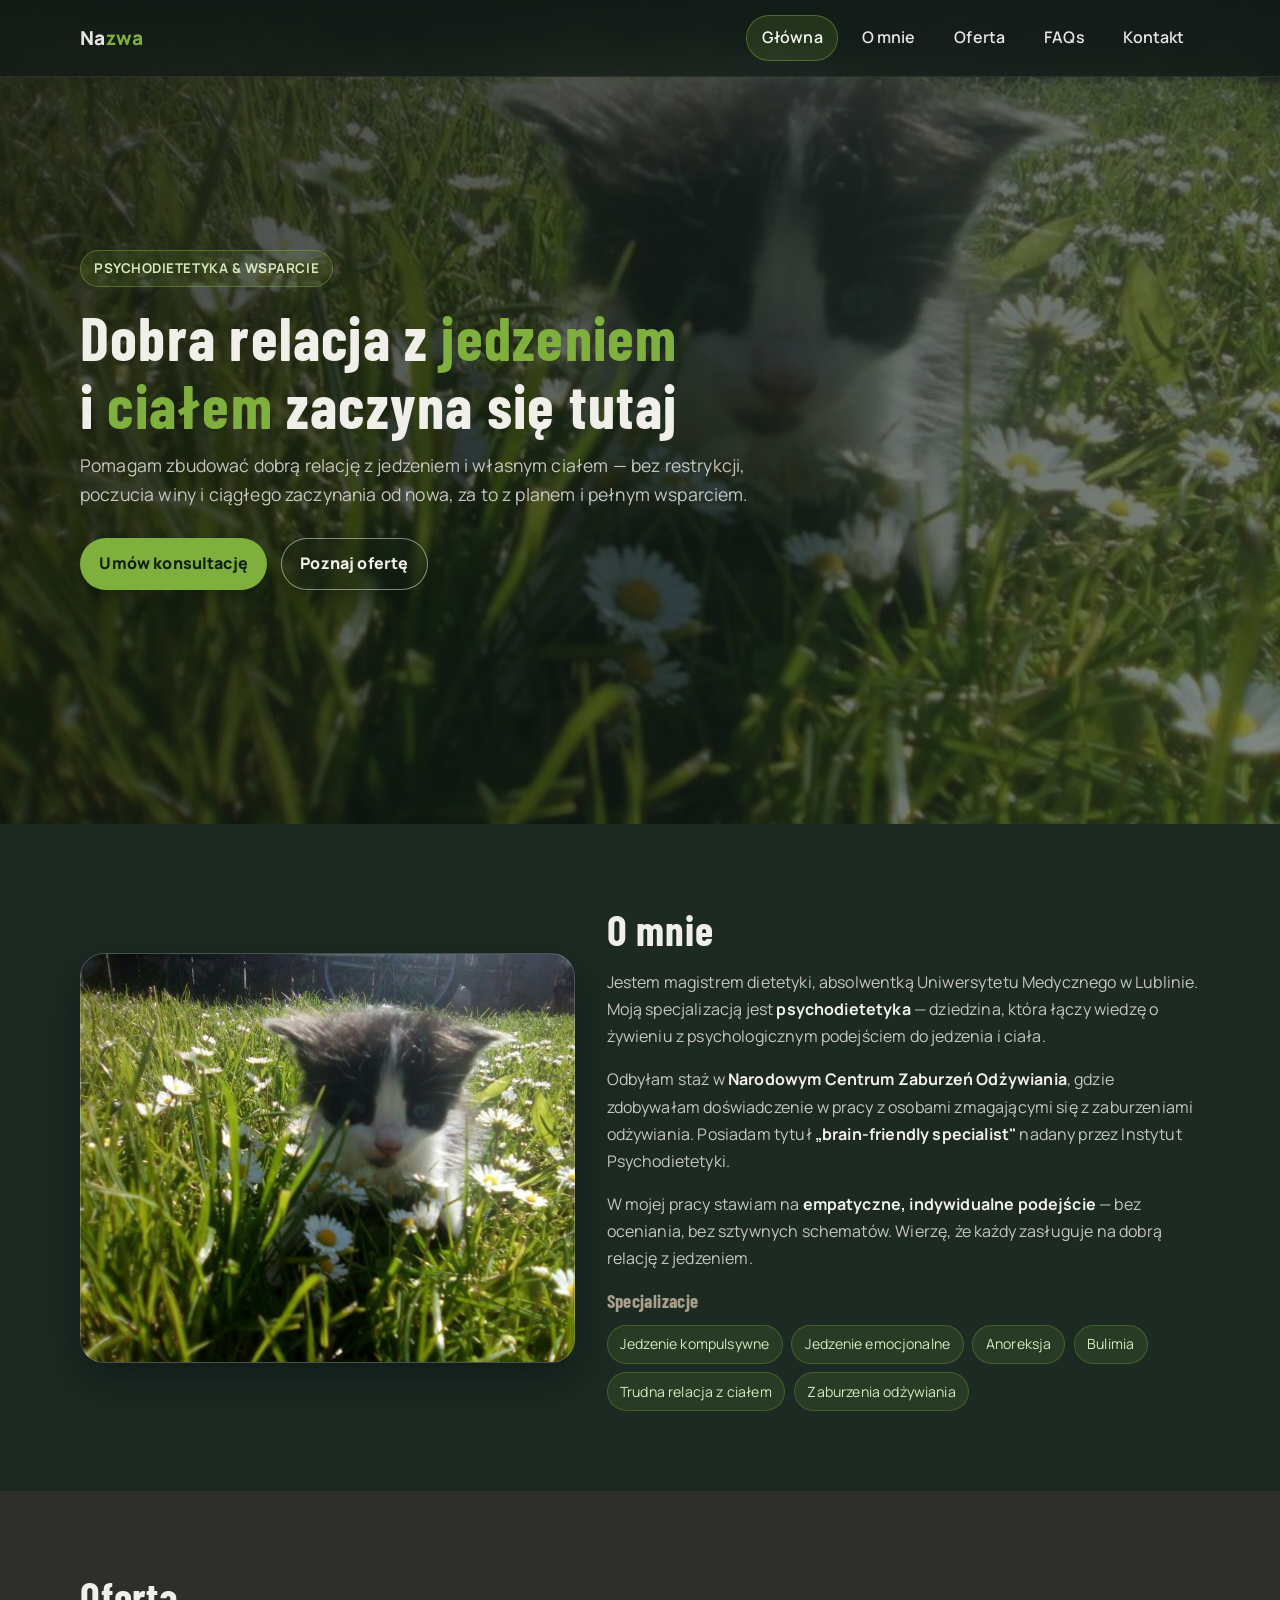
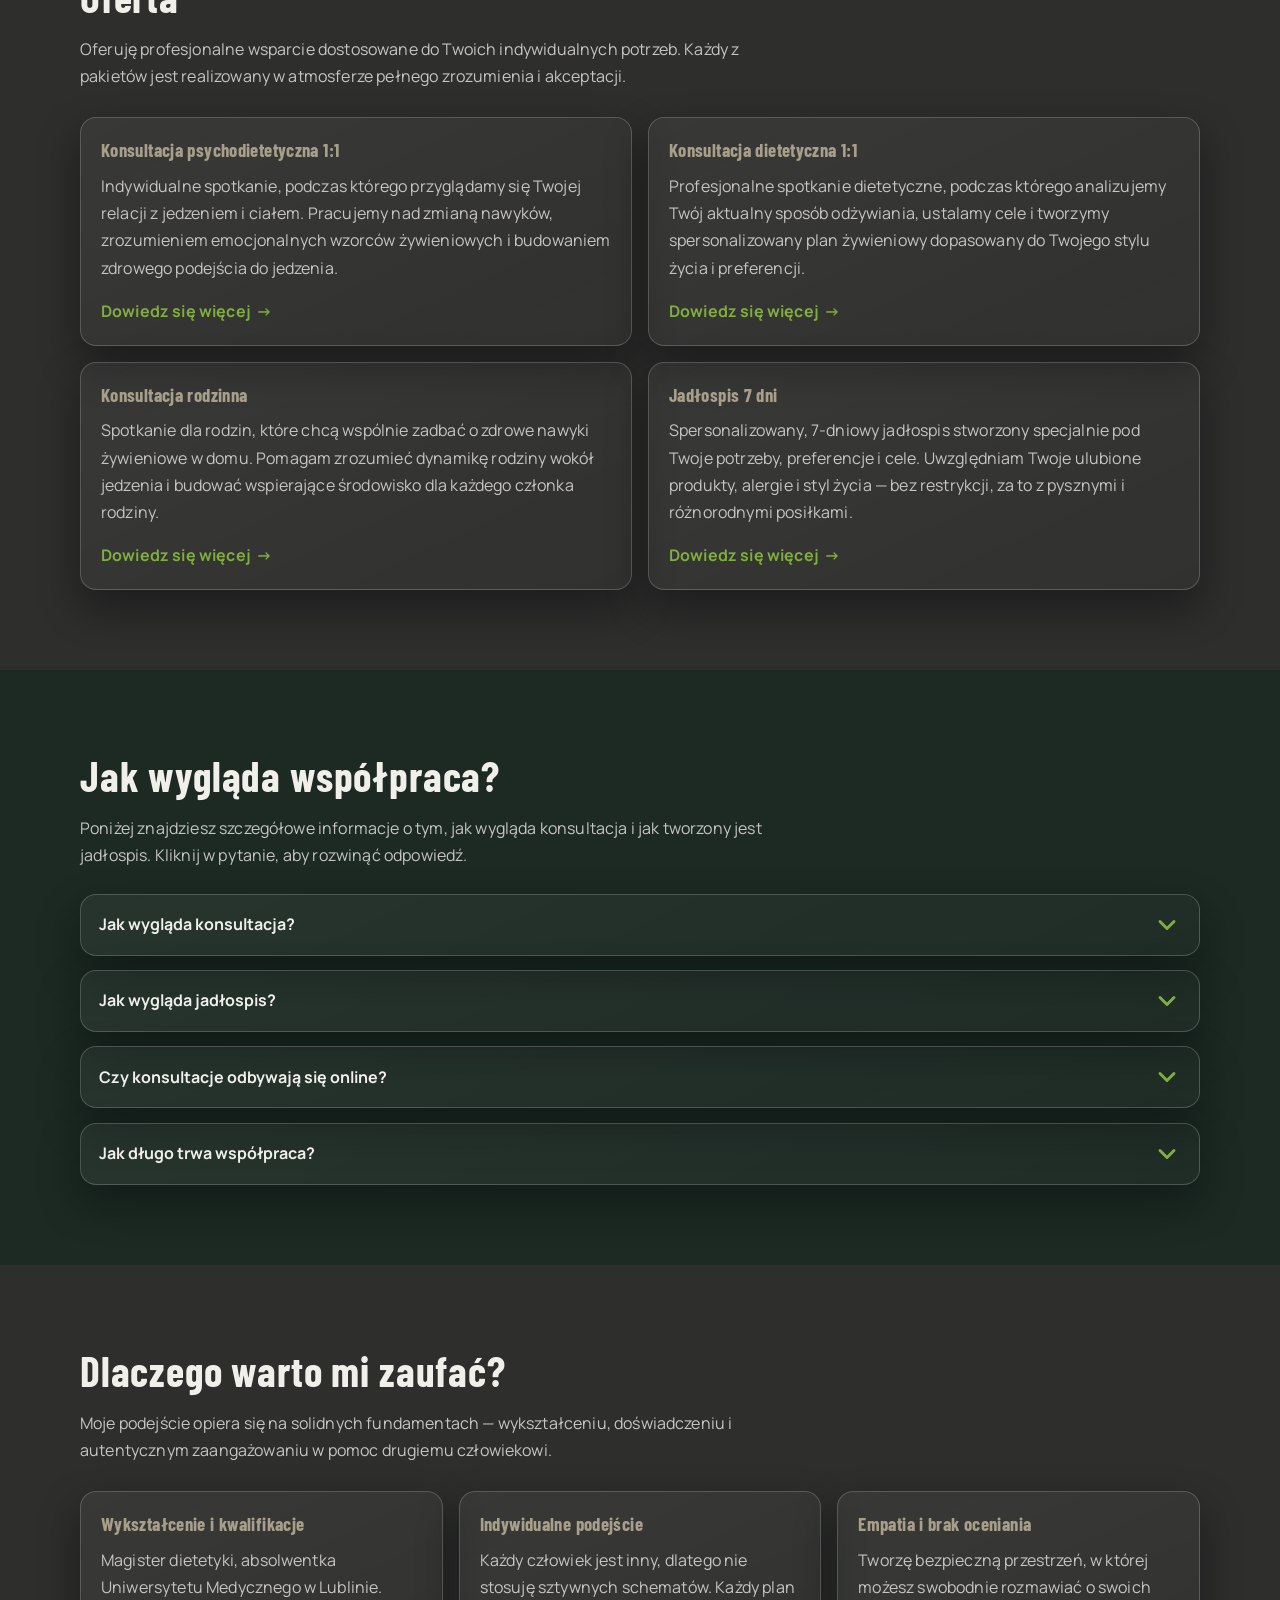
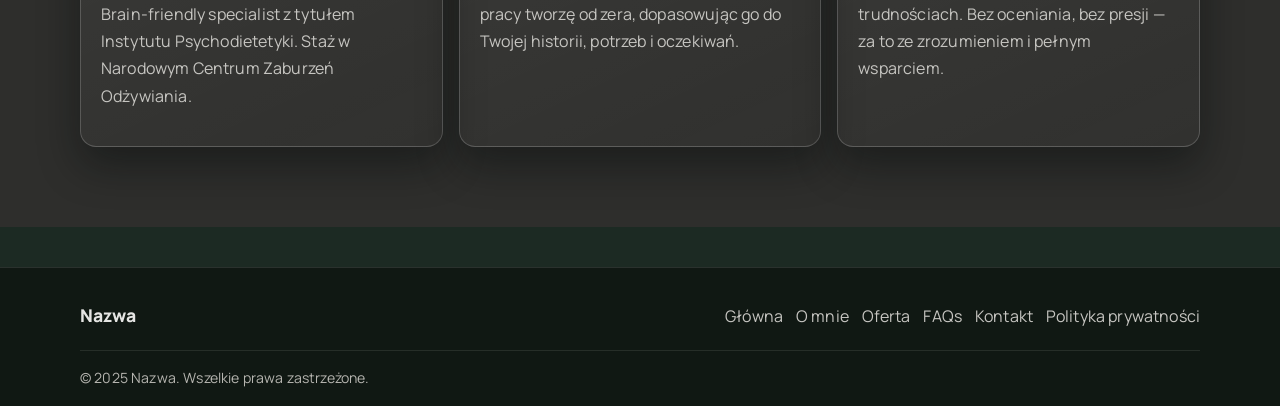
<file: index.html>
<!DOCTYPE html>
<html lang="pl">
<head>
    <meta charset="UTF-8">
    <meta name="viewport" content="width=device-width, initial-scale=1.0">
    <title>Główna</title>
    <link rel="stylesheet" href="style.css">
</head>
<body>

<nav class="nav">
    <div class="nav-inner">
        <a href="#main" class="nav-logo">Na<span>zwa</span></a>
        <div class="nav-links" id="navLinks">
            <a href="#main" class="nav-link">Główna</a>
            <a href="#about" class="nav-link">O mnie</a>
            <a href="#services" class="nav-link">Oferta</a>
            <a href="#faq" class="nav-link">FAQs</a>
            <a href="kontakt.html" class="nav-link">Kontakt</a>
        </div>
        <button class="nav-toggle" id="navToggle" type="button" aria-controls="navLinks" aria-expanded="false" aria-label="Otworz menu">
            <span></span><span></span><span></span>
        </button>
    </div>
</nav>
<div class="nav-overlay" id="navOverlay"></div>

<main>
    <!-- Hero -->
    <section class="hero" id="main">
        <div class="container">
            <div class="hero-content">
                <span class="hero-badge">Psychodietetyka &amp; Wsparcie</span>
                <h1 class="hero-title">
                    Dobra relacja z&nbsp;<em>jedzeniem</em> i&nbsp;<em>ciałem</em> zaczyna się tutaj
                </h1>
                <p class="hero-description">
                    Pomagam zbudować dobrą relację z jedzeniem i własnym ciałem — bez restrykcji, poczucia winy i ciągłego zaczynania od nowa, za to z planem i pełnym wsparciem.
                </p>
                <div class="hero-buttons">
                    <a href="kontakt.html#rezerwacja-konsultacji" class="btn">Umów konsultację</a>
                    <a href="#services" class="btn btn-secondary">Poznaj ofertę</a>
                </div>
            </div>
        </div>
    </section>

    <!-- O mnie -->
    <section id="about">
        <div class="container">
            <div class="about-grid">
                <div class="about-image">
                    <div class="about-image-placeholder"></div>
                </div>
                <div>
                    <h2 class="section-title">O mnie</h2>
                    <p class="about-text">Jestem magistrem dietetyki, absolwentką Uniwersytetu Medycznego w Lublinie. Moją specjalizacją jest <strong>psychodietetyka</strong> — dziedzina, która łączy wiedzę o żywieniu z psychologicznym podejściem do jedzenia i ciała.</p>
                    <p class="about-text">Odbyłam staż w <strong>Narodowym Centrum Zaburzeń Odżywiania</strong>, gdzie zdobywałam doświadczenie w pracy z osobami zmagającymi się z zaburzeniami odżywiania. Posiadam tytuł <strong>„brain-friendly specialist"</strong> nadany przez Instytut Psychodietetyki.</p>
                    <p class="about-text">W mojej pracy stawiam na <strong>empatyczne, indywidualne podejście</strong> — bez oceniania, bez sztywnych schematów. Wierzę, że każdy zasługuje na dobrą relację z jedzeniem.</p>
                    <div class="about-specializations">
                        <h3>Specjalizacje</h3>
                        <div class="specialization-tags">
                            <span class="specialization-tag">Jedzenie kompulsywne</span>
                            <span class="specialization-tag">Jedzenie emocjonalne</span>
                            <span class="specialization-tag">Anoreksja</span>
                            <span class="specialization-tag">Bulimia</span>
                            <span class="specialization-tag">Trudna relacja z ciałem</span>
                            <span class="specialization-tag">Zaburzenia odżywiania</span>
                        </div>
                    </div>
                </div>
            </div>
        </div>
    </section>

    <!-- Oferta -->
    <section id="services">
        <div class="container">
            <h2 class="section-title">Oferta</h2>
            <p class="section-subtitle">Oferuję profesjonalne wsparcie dostosowane do Twoich indywidualnych potrzeb. Każdy z pakietów jest realizowany w atmosferze pełnego zrozumienia i akceptacji.</p>
            <div class="services-grid">
                <article class="service-card reveal-card reveal-delay-1">
                    <h3>Konsultacja psychodietetyczna 1:1</h3>
                    <p>Indywidualne spotkanie, podczas którego przyglądamy się Twojej relacji z jedzeniem i ciałem. Pracujemy nad zmianą nawyków, zrozumieniem emocjonalnych wzorców żywieniowych i budowaniem zdrowego podejścia do jedzenia.</p>
                    <a href="#faq" class="service-link">Dowiedz się więcej <span class="service-link-arrow">→</span></a>
                </article>
                <article class="service-card reveal-card reveal-delay-2">
                    <h3>Konsultacja dietetyczna 1:1</h3>
                    <p>Profesjonalne spotkanie dietetyczne, podczas którego analizujemy Twój aktualny sposób odżywiania, ustalamy cele i tworzymy spersonalizowany plan żywieniowy dopasowany do Twojego stylu życia i preferencji.</p>
                    <a href="#faq" class="service-link">Dowiedz się więcej <span class="service-link-arrow">→</span></a>
                </article>
                <article class="service-card reveal-card reveal-delay-3">
                    <h3>Konsultacja rodzinna</h3>
                    <p>Spotkanie dla rodzin, które chcą wspólnie zadbać o zdrowe nawyki żywieniowe w domu. Pomagam zrozumieć dynamikę rodziny wokół jedzenia i budować wspierające środowisko dla każdego członka rodziny.</p>
                    <a href="#faq" class="service-link">Dowiedz się więcej <span class="service-link-arrow">→</span></a>
                </article>
                <article class="service-card reveal-card reveal-delay-4">
                    <h3>Jadłospis 7 dni</h3>
                    <p>Spersonalizowany, 7-dniowy jadłospis stworzony specjalnie pod Twoje potrzeby, preferencje i cele. Uwzględniam Twoje ulubione produkty, alergie i styl życia — bez restrykcji, za to z pysznymi i różnorodnymi posiłkami.</p>
                    <a href="#faq" class="service-link">Dowiedz się więcej <span class="service-link-arrow">→</span></a>
                </article>
            </div>
        </div>
    </section>

    <!-- FAQ -->
    <section id="faq">
        <div class="container">
            <h2 class="section-title">Jak wygląda współpraca?</h2>
            <p class="section-subtitle">Poniżej znajdziesz szczegółowe informacje o tym, jak wygląda konsultacja i jak tworzony jest jadłospis. Kliknij w pytanie, aby rozwinąć odpowiedź.</p>
            <div class="faq-grid">
                <div class="faq-item">
                    <button class="faq-question" aria-expanded="false">
                        <span>Jak wygląda konsultacja?</span>
                        <span class="faq-icon"><svg viewBox="0 0 24 24" fill="none" stroke="currentColor" stroke-width="2.5" stroke-linecap="round" stroke-linejoin="round"><polyline points="6 9 12 15 18 9"></polyline></svg></span>
                    </button>
                    <div class="faq-answer">
                        <div class="faq-answer-inner">
                            <p>Konsultacja to spokojna rozmowa w bezpiecznej atmosferze — bez pośpiechu i oceniania. Oto jak wygląda nasz proces krok po kroku:</p>
                            <ul>
                                <li><strong>Poznanie i wywiad</strong> — na pierwszym spotkaniu poznaję Twoją historię, relację z jedzeniem, dotychczasowe doświadczenia i oczekiwania.</li>
                                <li><strong>Analiza i cele</strong> — wspólnie analizujemy Twoje nawyki żywieniowe, wzorce emocjonalne związane z jedzeniem. Ustalamy realne cele dostosowane do Twoich potrzeb.</li>
                                <li><strong>Plan działania</strong> — na podstawie wywiadu tworzę spersonalizowany plan współpracy. Może obejmować regularne spotkania, jadłospis, narzędzia wspierające zmianę nawyków.</li>
                                <li><strong>Wsparcie na każdym etapie</strong> — podczas całej współpracy jestem do Twojej dyspozycji. Każde kolejne spotkanie to okazja do podsumowania postępów i dostosowania planu.</li>
                            </ul>
                            <p>Konsultacje mogą odbywać się stacjonarnie lub online. Każde spotkanie trwa około 60 minut.</p>
                        </div>
                    </div>
                </div>
                <div class="faq-item">
                    <button class="faq-question" aria-expanded="false">
                        <span>Jak wygląda jadłospis?</span>
                        <span class="faq-icon"><svg viewBox="0 0 24 24" fill="none" stroke="currentColor" stroke-width="2.5" stroke-linecap="round" stroke-linejoin="round"><polyline points="6 9 12 15 18 9"></polyline></svg></span>
                    </button>
                    <div class="faq-answer">
                        <div class="faq-answer-inner">
                            <p>Mój jadłospis to nie jest gotowy szablon — to w pełni spersonalizowany plan żywieniowy stworzony specjalnie dla Ciebie:</p>
                            <ul>
                                <li><strong>Indywidualne podejście</strong> — uwzględniam Twoje preferencje smakowe, alergie i nietolerancje pokarmowe.</li>
                                <li><strong>7 pełnych dni</strong> — kompletny plan na cały tydzień ze śniadaniami, obiadami, kolacjami i przekąskami.</li>
                                <li><strong>Bez restrykcji</strong> — jadłospis jest urozmaicony, smaczny i realny do zastosowania w codziennym życiu.</li>
                                <li><strong>Elastyczność i wsparcie</strong> — po otrzymaniu jadłospisu możesz się ze mną skontaktować w razie pytań lub potrzeby modyfikacji.</li>
                            </ul>
                            <p>Dostaniesz go w formie PDF w ciągu kilku dni od konsultacji.</p>
                        </div>
                    </div>
                </div>
                <div class="faq-item">
                    <button class="faq-question" aria-expanded="false">
                        <span>Czy konsultacje odbywają się online?</span>
                        <span class="faq-icon"><svg viewBox="0 0 24 24" fill="none" stroke="currentColor" stroke-width="2.5" stroke-linecap="round" stroke-linejoin="round"><polyline points="6 9 12 15 18 9"></polyline></svg></span>
                    </button>
                    <div class="faq-answer">
                        <div class="faq-answer-inner">
                            <p>Tak! Konsultacje mogą odbywać się zarówno stacjonarnie, jak i online (Google Meet, Zoom). Forma zdalna jest równie skuteczna — wybór należy do Ciebie.</p>
                        </div>
                    </div>
                </div>
                <div class="faq-item">
                    <button class="faq-question" aria-expanded="false">
                        <span>Jak długo trwa współpraca?</span>
                        <span class="faq-icon"><svg viewBox="0 0 24 24" fill="none" stroke="currentColor" stroke-width="2.5" stroke-linecap="round" stroke-linejoin="round"><polyline points="6 9 12 15 18 9"></polyline></svg></span>
                    </button>
                    <div class="faq-answer">
                        <div class="faq-answer-inner">
                            <p>Czas trwania jest indywidualny — nie narzucam sztywnych ram. Niektóre osoby korzystają z jednorazowej konsultacji, inne decydują się na regularne spotkania przez kilka miesięcy. Wszystko ustalamy razem na pierwszym spotkaniu.</p>
                        </div>
                    </div>
                </div>
            </div>
        </div>
    </section>

    <!-- Zaufanie -->
    <section id="trust">
        <div class="container">
            <h2 class="section-title">Dlaczego warto mi zaufać?</h2>
            <p class="section-subtitle">Moje podejście opiera się na solidnych fundamentach — wykształceniu, doświadczeniu i autentycznym zaangażowaniu w pomoc drugiemu człowiekowi.</p>
            <div class="trust-grid">
                <div class="trust-card reveal-card reveal-delay-1">
                    <h3>Wykształcenie i kwalifikacje</h3>
                    <p>Magister dietetyki, absolwentka Uniwersytetu Medycznego w Lublinie. Brain-friendly specialist z tytułem Instytutu Psychodietetyki. Staż w Narodowym Centrum Zaburzeń Odżywiania.</p>
                </div>
                <div class="trust-card reveal-card reveal-delay-2">
                    <h3>Indywidualne podejście</h3>
                    <p>Każdy człowiek jest inny, dlatego nie stosuję sztywnych schematów. Każdy plan pracy tworzę od zera, dopasowując go do Twojej historii, potrzeb i oczekiwań.</p>
                </div>
                <div class="trust-card reveal-card reveal-delay-3">
                    <h3>Empatia i brak oceniania</h3>
                    <p>Tworzę bezpieczną przestrzeń, w której możesz swobodnie rozmawiać o swoich trudnościach. Bez oceniania, bez presji — za to ze zrozumieniem i pełnym wsparciem.</p>
                </div>
            </div>
        </div>
    </section>

 
</main>

<footer class="footer">
    <div class="container">
        <div class="footer-content">
            <div class="footer-logo">Nazwa</div>
            <nav class="footer-links">
                <a href="#main">Główna</a>
                <a href="#about">O mnie</a>
                <a href="#services">Oferta</a>
                <a href="#faq">FAQs</a>
                <a href="kontakt.html">Kontakt</a>
                <a href="polityka.html">Polityka prywatności</a>
            </nav>
        </div>
        <div class="footer-bottom">
            <p>&copy; 2025 Nazwa. Wszelkie prawa zastrzeżone.</p>
        </div>
    </div>
</footer>

<button class="scroll-top" id="scrollTop" aria-label="Przewiń na górę strony">
    <svg viewBox="0 0 24 24" fill="none" stroke="currentColor" stroke-width="2.5" stroke-linecap="round" stroke-linejoin="round">
        <polyline points="18 15 12 9 6 15"></polyline>
    </svg>
</button>

<script>
    // Nav scroll
    const nav = document.querySelector('.nav');
    window.addEventListener('scroll', () => {
        nav.classList.toggle('scrolled', window.scrollY > 50);
        scrollTopBtn.classList.toggle('visible', window.scrollY > 500);
        highlightNavLink();
    });

    // Mobile menu
    const navToggle = document.getElementById('navToggle');
    const navLinks = document.getElementById('navLinks');
    const navOverlay = document.getElementById('navOverlay');

    function closeMobileMenu() {
        navToggle.setAttribute('aria-expanded', 'false');
        navLinks.classList.remove('open');
        navOverlay.classList.remove('active');
        document.body.style.overflow = '';
    }

    navToggle.addEventListener('click', () => {
        const isOpen = navToggle.getAttribute('aria-expanded') === 'true';
        navToggle.setAttribute('aria-expanded', !isOpen);
        navLinks.classList.toggle('open');
        navOverlay.classList.toggle('active');
        document.body.style.overflow = isOpen ? '' : 'hidden';
    });
    navOverlay.addEventListener('click', closeMobileMenu);
    document.querySelectorAll('.nav-link').forEach(l => l.addEventListener('click', closeMobileMenu));
    document.addEventListener('keydown', e => { if (e.key === 'Escape') closeMobileMenu(); });

    // Active nav link
    const sections = document.querySelectorAll('section[id]');
    const navItems = document.querySelectorAll('.nav-link');
    function highlightNavLink() {
        const scrollY = window.scrollY + 150;
        sections.forEach(s => {
            if (scrollY >= s.offsetTop && scrollY < s.offsetTop + s.offsetHeight) {
                navItems.forEach(l => l.classList.toggle('active', l.getAttribute('href') === `#${s.id}`));
            }
        });
    }

    // Scroll to top
    const scrollTopBtn = document.getElementById('scrollTop');
    scrollTopBtn.addEventListener('click', () => window.scrollTo({ top: 0 }));

    // FAQ accordion
    document.querySelectorAll('.faq-question').forEach(btn => {
        btn.addEventListener('click', () => {
            const item = btn.closest('.faq-item');
            const answer = item.querySelector('.faq-answer');
            const inner = item.querySelector('.faq-answer-inner');
            const isOpen = btn.getAttribute('aria-expanded') === 'true';

            document.querySelectorAll('.faq-item.active').forEach(a => {
                if (a !== item) {
                    a.querySelector('.faq-answer').style.maxHeight = '0';
                    a.querySelector('.faq-question').setAttribute('aria-expanded', 'false');
                    a.classList.remove('active');
                }
            });

            btn.setAttribute('aria-expanded', !isOpen);
            item.classList.toggle('active', !isOpen);
            answer.style.maxHeight = isOpen ? '0' : inner.scrollHeight + 30 + 'px';
        });
    });

    // Feature cards fade in once when they enter the viewport.
    const observer = new IntersectionObserver(entries => {
        entries.forEach(e => { if (e.isIntersecting) { e.target.classList.add('visible'); observer.unobserve(e.target); } });
    }, { rootMargin: '0px 0px -50px 0px', threshold: 0.1 });
    document.querySelectorAll('.reveal-card').forEach(el => observer.observe(el));
</script>
</body>
</html>
</file>
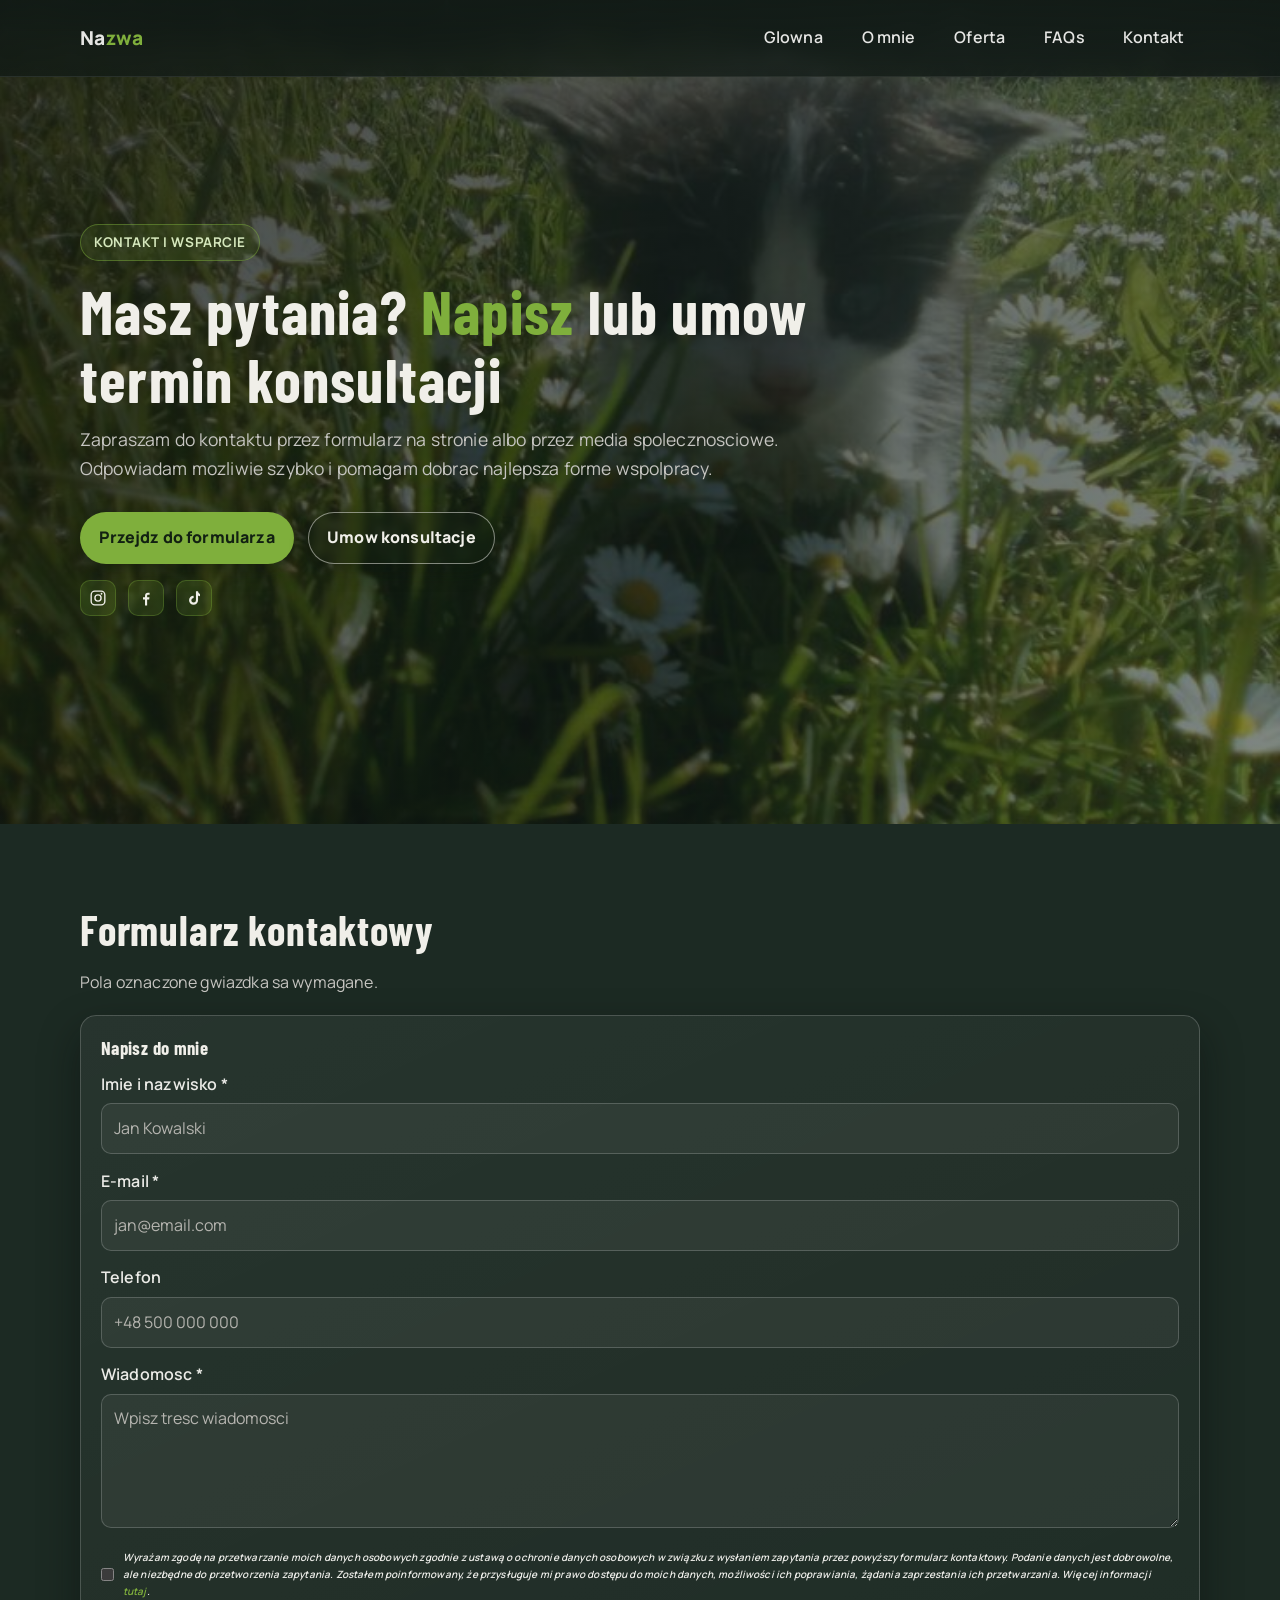
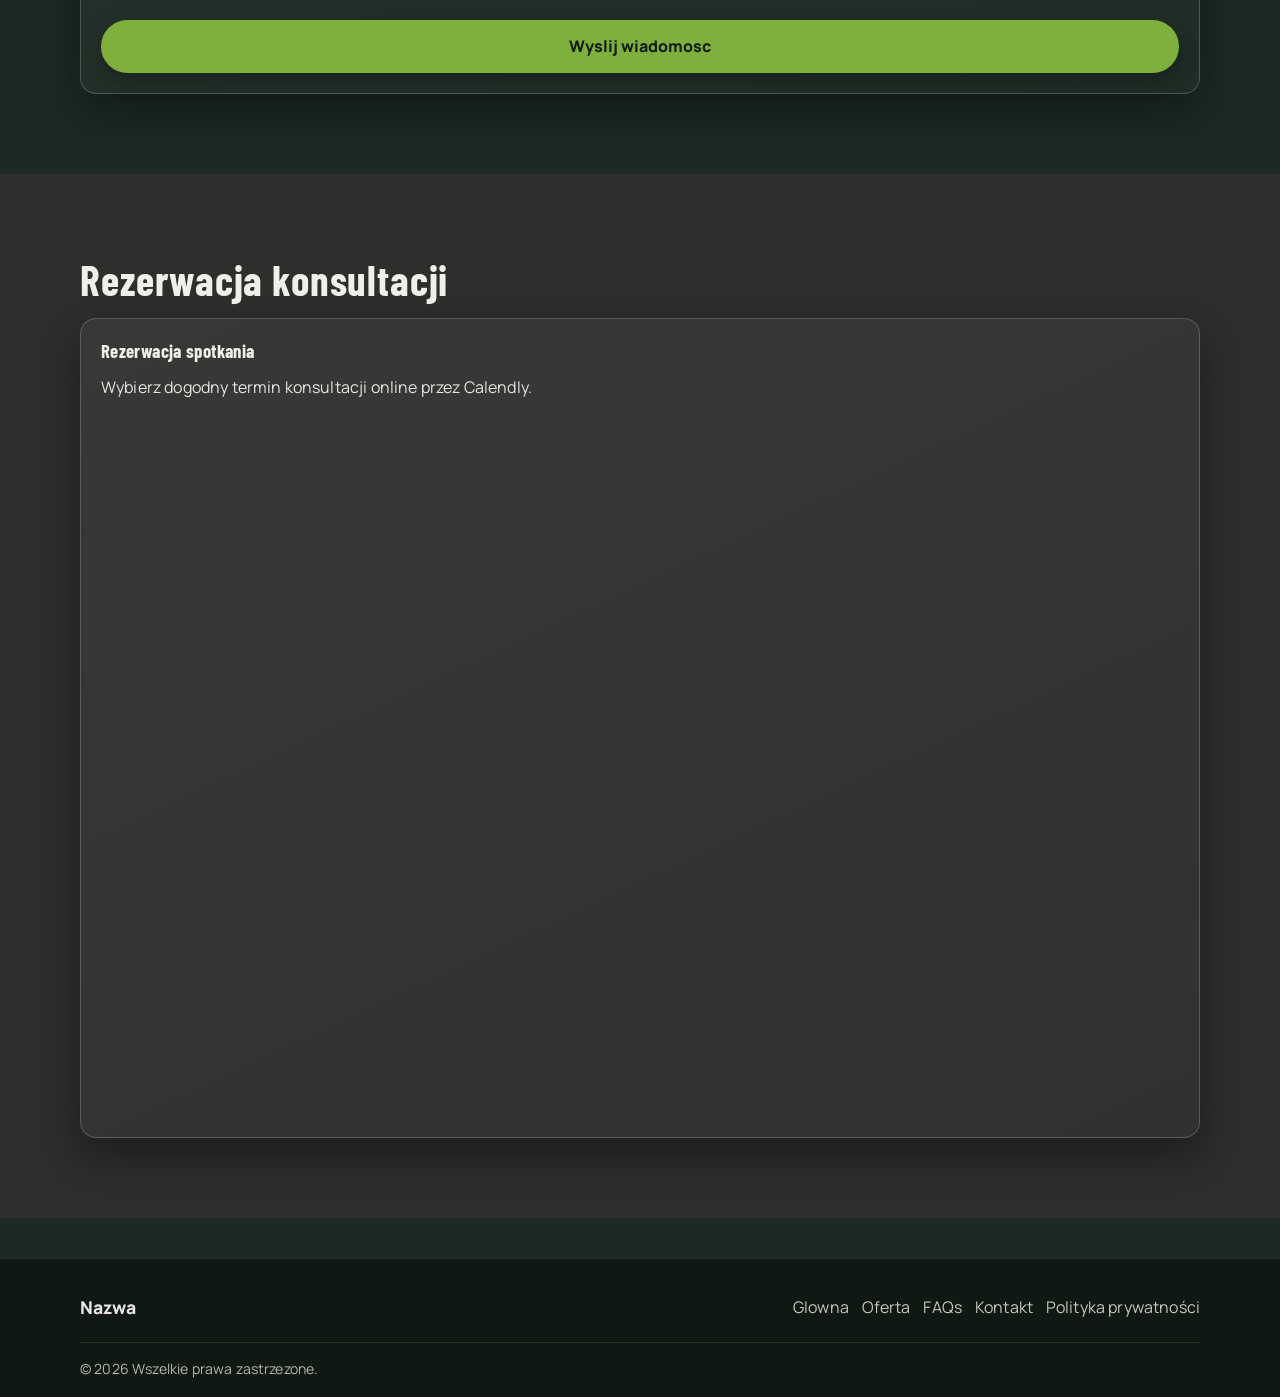
<file: kontakt.html>
<!DOCTYPE html>
<html lang="pl">
<head>
    <meta charset="UTF-8">
    <meta name="viewport" content="width=device-width, initial-scale=1.0">
    <title>Kontakt</title>
    <link rel="stylesheet" href="style.css">
    <link href="https://assets.calendly.com/assets/external/widget.css" rel="stylesheet">
</head>
<body>
    <nav class="nav" role="navigation" aria-label="Nawigacja glowna">
        <div class="nav-inner">
            <a href="index.html" class="nav-logo">Na<span>zwa</span></a>
            <div class="nav-links" id="navLinks">
                <a class="nav-link" href="index.html#main">Glowna</a>
                <a class="nav-link" href="index.html#about">O mnie</a>
                <a class="nav-link" href="index.html#services">Oferta</a>
                <a class="nav-link" href="index.html#faq">FAQs</a>
                <a class="nav-link active" href="kontakt.html">Kontakt</a>
            </div>
            <button class="nav-toggle" id="navToggle" type="button" aria-controls="navLinks" aria-expanded="false" aria-label="Otworz menu">
                <span></span><span></span><span></span>
            </button>
        </div>
    </nav>
    <div class="nav-overlay" id="navOverlay"></div>

    <main>
        <section class="hero" id="informacje-kontaktowe">
            <div class="container">
                <div class="hero-content">
                    <span class="hero-badge">Kontakt i wsparcie</span>
                    <h1 class="hero-title">Masz pytania? <em>Napisz</em> lub umow termin konsultacji</h1>
                    <p class="hero-description">
                        Zapraszam do kontaktu przez formularz na stronie albo przez media spolecznosciowe.
                        Odpowiadam mozliwie szybko i pomagam dobrac najlepsza forme wspolpracy.
                    </p>
                    <div class="hero-buttons">
                        <a class="btn" href="#formularz-kontaktowy">Przejdz do formularza</a>
                        <a class="btn btn-secondary" href="#rezerwacja-konsultacji">Umow konsultacje</a>
                    </div>
                    <div class="social-links" aria-label="Media spolecznosciowe">
                        <a class="contact-item-icon" href="https://www.instagram.com/" target="_blank" rel="noopener noreferrer" aria-label="Instagram">
                            <svg width="18" height="18" viewBox="0 0 24 24" fill="currentColor" aria-hidden="true">
                                <path d="M7.75 2h8.5A5.75 5.75 0 0 1 22 7.75v8.5A5.75 5.75 0 0 1 16.25 22h-8.5A5.75 5.75 0 0 1 2 16.25v-8.5A5.75 5.75 0 0 1 7.75 2Zm0 1.8A3.95 3.95 0 0 0 3.8 7.75v8.5a3.95 3.95 0 0 0 3.95 3.95h8.5a3.95 3.95 0 0 0 3.95-3.95v-8.5a3.95 3.95 0 0 0-3.95-3.95h-8.5Zm8.95 1.35a1.2 1.2 0 1 1 0 2.4 1.2 1.2 0 0 1 0-2.4ZM12 7a5 5 0 1 1 0 10 5 5 0 0 1 0-10Zm0 1.8a3.2 3.2 0 1 0 0 6.4 3.2 3.2 0 0 0 0-6.4Z"></path>
                            </svg>
                        </a>
                        <a class="contact-item-icon" href="https://www.facebook.com/" target="_blank" rel="noopener noreferrer" aria-label="Facebook">
                            <svg width="18" height="18" viewBox="0 0 24 24" fill="currentColor" aria-hidden="true">
                                <path d="M13.5 22v-8h2.7l.4-3h-3.1V9.1c0-.9.3-1.5 1.6-1.5h1.7V5c-.3 0-1.2-.1-2.3-.1-2.3 0-3.8 1.4-3.8 4V11H8v3h2.7v8h2.8Z"></path>
                            </svg>
                        </a>
                        <a class="contact-item-icon" href="https://www.tiktok.com/" target="_blank" rel="noopener noreferrer" aria-label="TikTok">
                            <svg width="18" height="18" viewBox="0 0 24 24" fill="currentColor" aria-hidden="true">
                                <path d="M14.6 3h2.8c.2 1.7 1.2 3.1 2.6 3.8v2.9a7.1 7.1 0 0 1-2.6-1V15a6 6 0 1 1-6-6h.1v2.9h-.1a3.1 3.1 0 1 0 3.2 3.1V3Z"></path>
                            </svg>
                        </a>
                    </div>
                </div>
            </div>
        </section>

        <section id="formularz-kontaktowy">
            <div class="container">
                <h2 class="section-title">Formularz kontaktowy</h2>
                <p class="section-subtitle">Pola oznaczone gwiazdka sa wymagane.</p>
                <div class="contact-grid" style="margin-top: 1.2rem; grid-template-columns: 1fr;">
                    <div class="contact-form">
                        <h3>Napisz do mnie</h3>
                        <form id="contact-form" action="https://api.web3forms.com/submit" method="POST">
                            <input type="hidden" name="access_key" value="38fab788-b642-48b0-b053-6440c1f015c4">
                            
                            <!-- Honeypot: boty wypełniają ukryte pola, Web3Forms odrzuca takie zgłoszenia -->
                            <input type="checkbox" name="botcheck" style="display:none" tabindex="-1" autocomplete="off">

                            <div class="form-group">
                                <label for="fullName">Imie i nazwisko *</label>
                                <input id="fullName" name="fullName" type="text" required placeholder="Jan Kowalski" autocomplete="name">
                            </div>
                            <div class="form-group">
                                <label for="email">E-mail *</label>
                                <input id="email" name="email" type="email" required placeholder="jan@email.com" autocomplete="email">
                            </div>
                            <div class="form-group">
                                <label for="phone">Telefon</label>
                                <input id="phone" name="phone" type="tel" placeholder="+48 500 000 000" autocomplete="tel">
                            </div>
                            <div class="form-group">
                                <label for="inquiry">Wiadomosc *</label>
                                <textarea id="inquiry" name="inquiry" rows="4" required placeholder="Wpisz tresc wiadomosci"></textarea>
                            </div>
                            <div class="form-group">
                                <label for="consent" class="consent-inline">
                                    <input id="consent" name="consent" type="checkbox" required>
                                    <span id="druczek">Wyrażam zgodę na przetwarzanie moich danych osobowych zgodnie z ustawą o ochronie danych osobowych w związku z wysłaniem zapytania przez powyższy formularz kontaktowy. Podanie danych jest dobrowolne, ale niezbędne do przetworzenia zapytania. Zostałem poinformowany, że przysługuje mi prawo dostępu do moich danych, możliwości ich poprawiania, żądania zaprzestania ich przetwarzania. Więcej informacji <a href="polityka.html">tutaj</a>.</span>
                                </label>
                            </div>
                            <button class="btn form-submit" type="submit">Wyslij wiadomosc</button>
                        </form>
                    </div>
                </div>
            </div>
        </section>

        <section id="rezerwacja-konsultacji">
            <div class="container">
                <h2 class="section-title">Rezerwacja konsultacji</h2>
                <div class="contact-form">
                    <h3>Rezerwacja spotkania</h3>
                    <p>Wybierz dogodny termin konsultacji online przez Calendly.</p>
                    <div class="calendly-inline-widget" data-url="https://calendly.com/avinashi1-tuta/new-meeting" style="min-width:320px;height:700px;"></div>
                </div>
            </div>
        </section>
    </main>

    <footer class="footer">
        <div class="container">
            <div class="footer-content">
                <div class="footer-logo">Nazwa</div>
                <nav class="footer-links" aria-label="Nawigacja w stopce">
                    <a href="index.html">Glowna</a>
                    <a href="index.html#services">Oferta</a>
                    <a href="index.html#faq">FAQs</a>
                    <a href="kontakt.html">Kontakt</a>
                    <a href="polityka.html">Polityka prywatności</a>
                </nav>
            </div>
            <div class="footer-bottom">
                <p>&copy; 2026 Wszelkie prawa zastrzezone.</p>
            </div>
        </div>
    </footer>

    <script src="https://assets.calendly.com/assets/external/widget.js" async></script>
<script>
    // Nav scroll
    const nav = document.querySelector('.nav');
    window.addEventListener('scroll', () => {
        nav.classList.toggle('scrolled', window.scrollY > 50);
        if (scrollTopBtn) scrollTopBtn.classList.toggle('visible', window.scrollY > 500);
        highlightNavLink();
    });

    // Mobile menu
    const navToggle = document.getElementById('navToggle');
    const navLinks = document.getElementById('navLinks');
    const navOverlay = document.getElementById('navOverlay');

    function closeMobileMenu() {
        navToggle.setAttribute('aria-expanded', 'false');
        navLinks.classList.remove('open');
        navOverlay.classList.remove('active');
        document.body.style.overflow = '';
    }

    navToggle.addEventListener('click', () => {
        const isOpen = navToggle.getAttribute('aria-expanded') === 'true';
        navToggle.setAttribute('aria-expanded', !isOpen);
        navLinks.classList.toggle('open');
        navOverlay.classList.toggle('active');
        document.body.style.overflow = isOpen ? '' : 'hidden';
    });
    navOverlay.addEventListener('click', closeMobileMenu);
    document.querySelectorAll('.nav-link').forEach(l => l.addEventListener('click', closeMobileMenu));
    document.addEventListener('keydown', e => { if (e.key === 'Escape') closeMobileMenu(); });

    // Active nav link
    const sections = document.querySelectorAll('section[id]');
    const navItems = document.querySelectorAll('.nav-link');
    function highlightNavLink() {
        const scrollY = window.scrollY + 150;
        sections.forEach(s => {
            if (scrollY >= s.offsetTop && scrollY < s.offsetTop + s.offsetHeight) {
                navItems.forEach(l => l.classList.toggle('active', l.getAttribute('href') === `#${s.id}`));
            }
        });
    }

    // Scroll to top
    const scrollTopBtn = document.getElementById('scrollTop');
    if (scrollTopBtn) {
        scrollTopBtn.addEventListener('click', () => window.scrollTo({ top: 0, behavior: 'smooth' }));
    }

    // FAQ accordion
    document.querySelectorAll('.faq-question').forEach(btn => {
        btn.addEventListener('click', () => {
            const item = btn.closest('.faq-item');
            const answer = item.querySelector('.faq-answer');
            const inner = item.querySelector('.faq-answer-inner');
            const isOpen = btn.getAttribute('aria-expanded') === 'true';

            document.querySelectorAll('.faq-item.active').forEach(a => {
                if (a !== item) {
                    a.querySelector('.faq-answer').style.maxHeight = '0';
                    a.querySelector('.faq-question').setAttribute('aria-expanded', 'false');
                    a.classList.remove('active');
                }
            });

            btn.setAttribute('aria-expanded', !isOpen);
            item.classList.toggle('active', !isOpen);
            answer.style.maxHeight = isOpen ? '0' : inner.scrollHeight + 30 + 'px';
        });
    });

    // Fade-in on scroll
    const observer = new IntersectionObserver(entries => {
        entries.forEach(e => { if (e.isIntersecting) { e.target.classList.add('visible'); observer.unobserve(e.target); } });
    }, { rootMargin: '0px 0px -50px 0px', threshold: 0.1 });
    document.querySelectorAll('.fade-in').forEach(el => observer.observe(el));
</script>
</body>
</html>
</file>
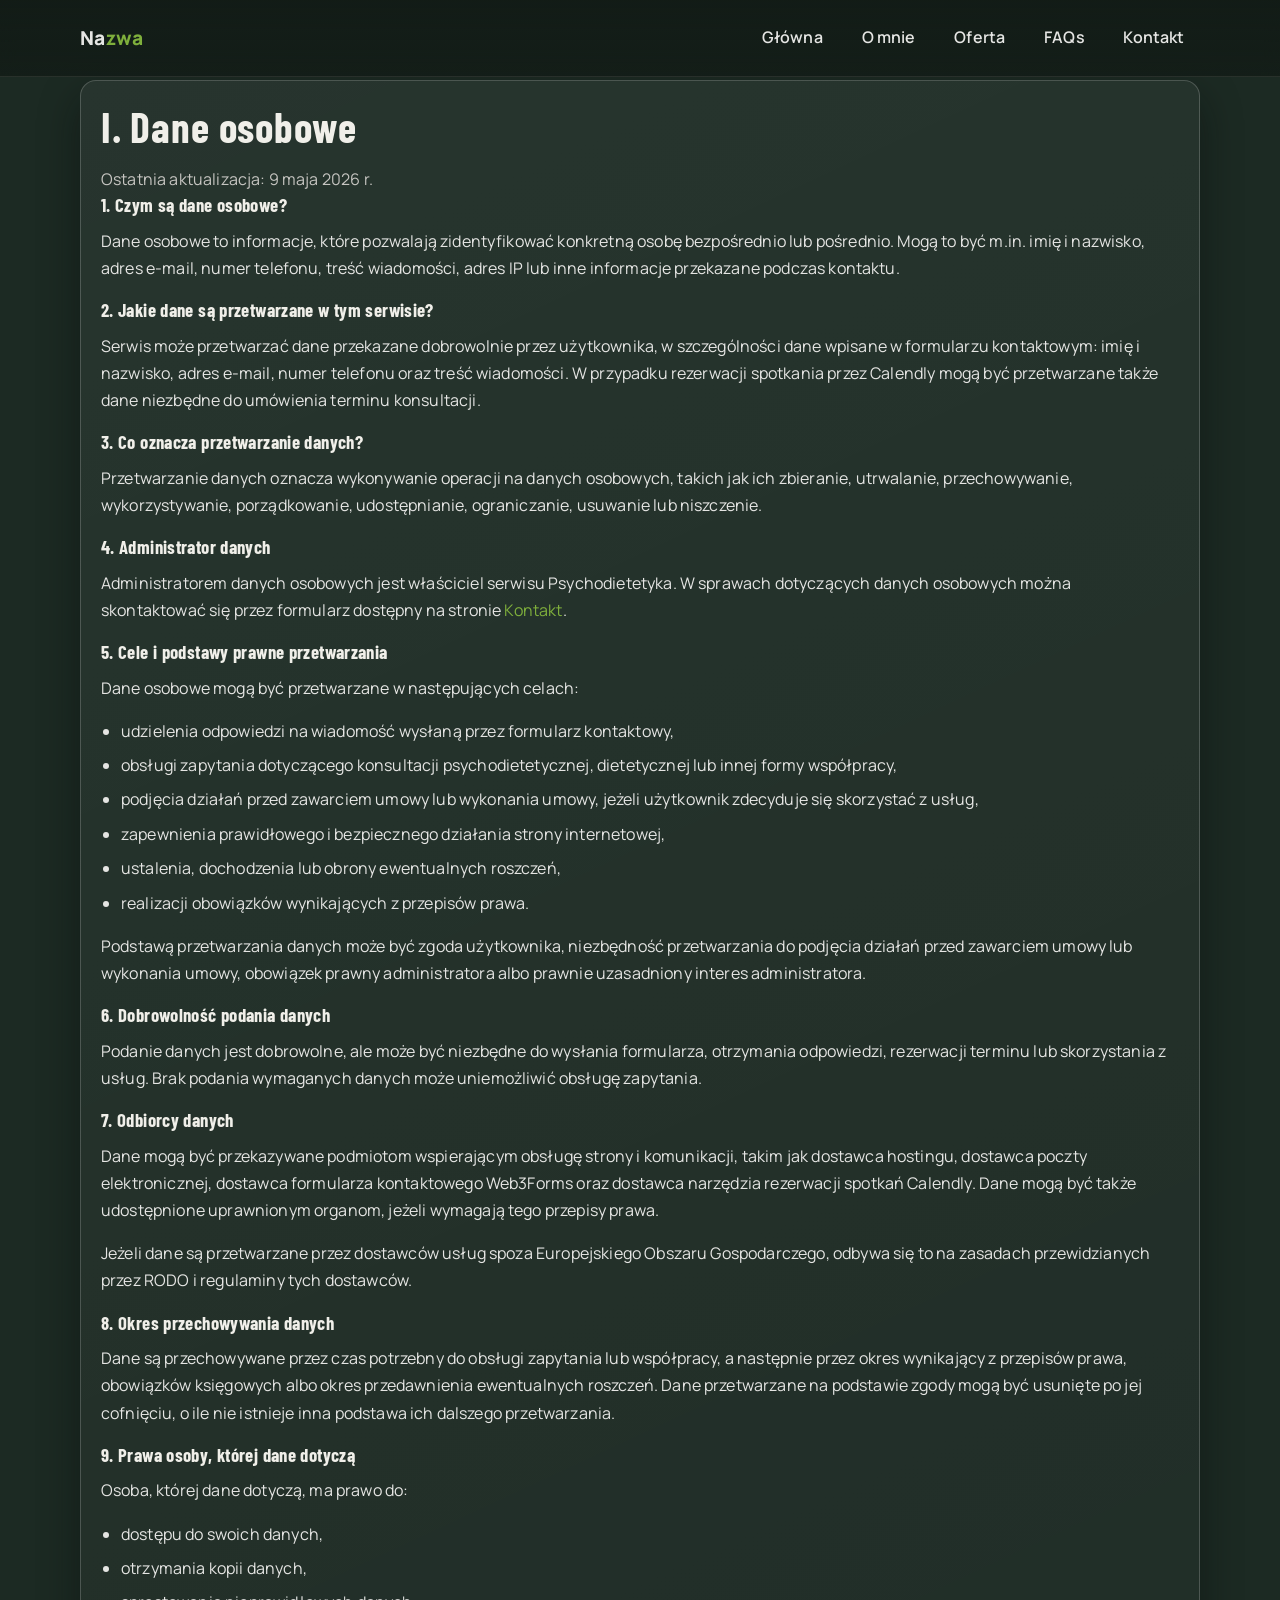
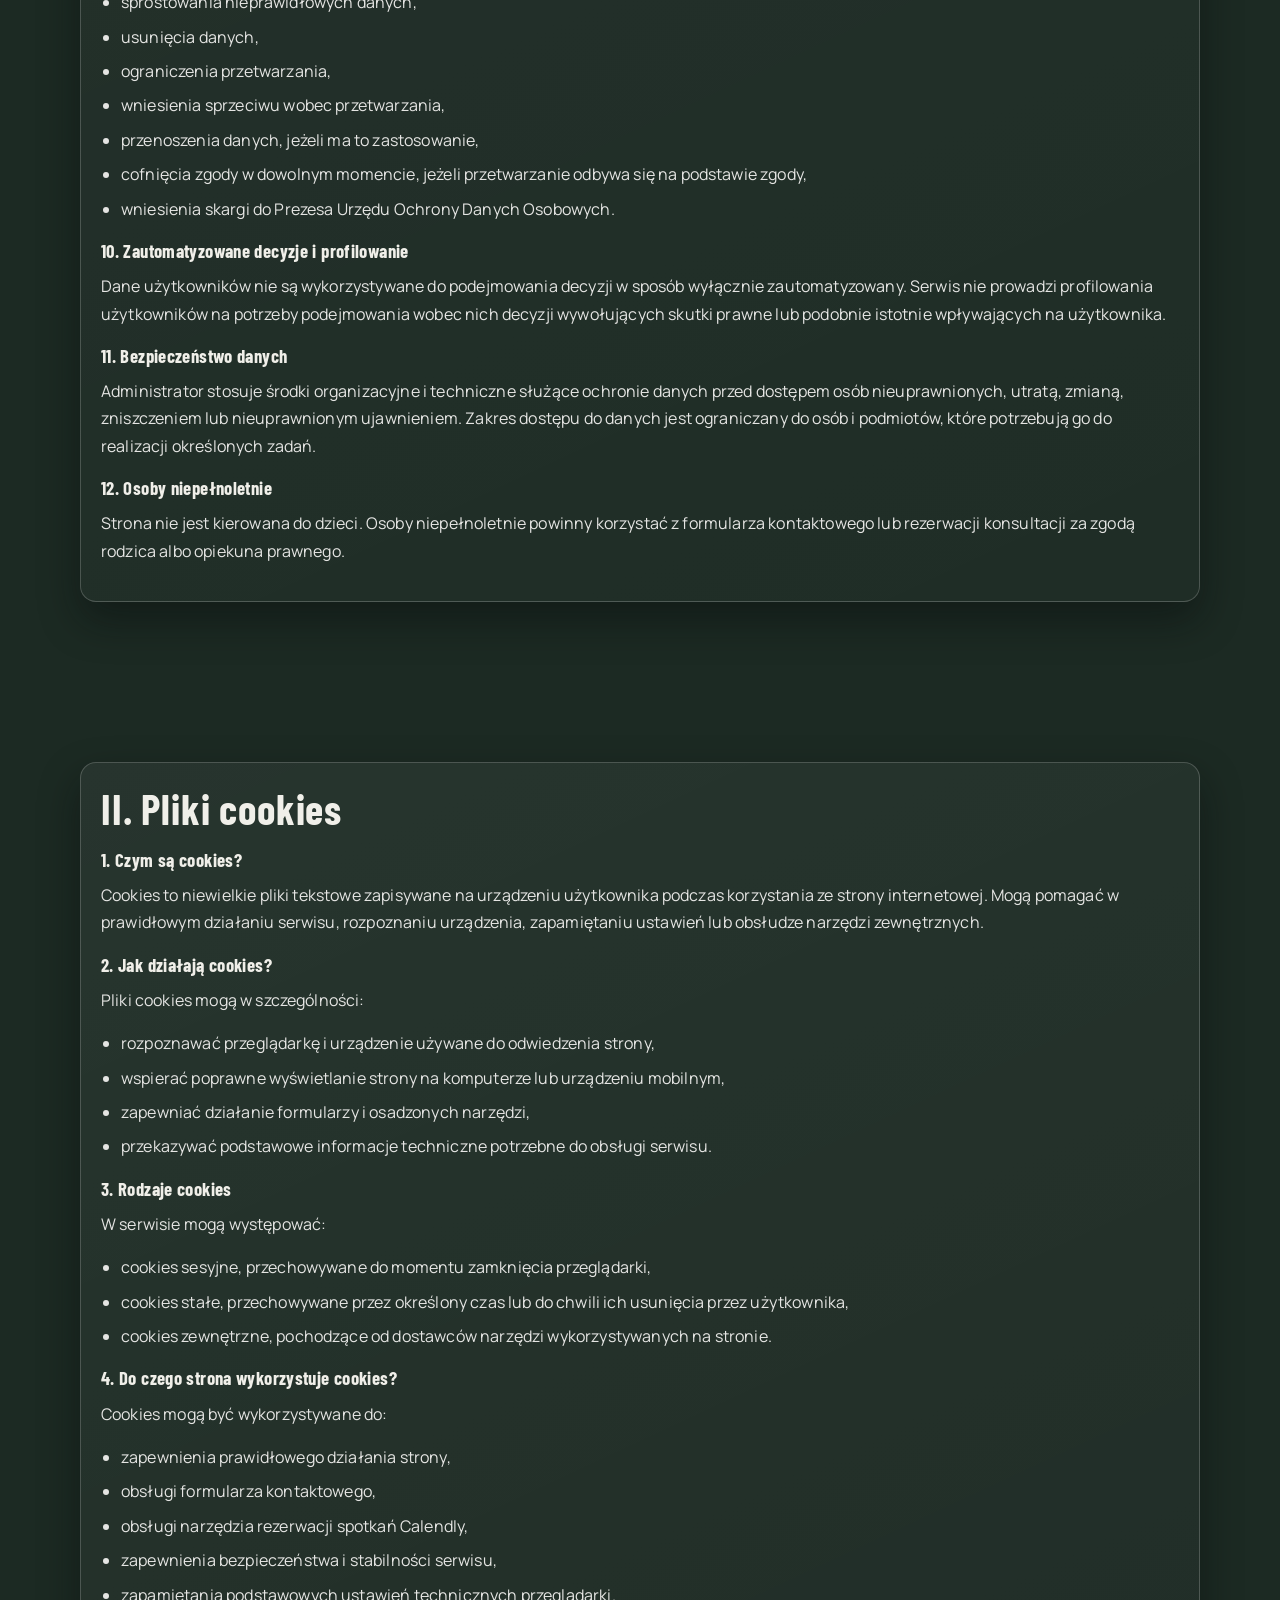
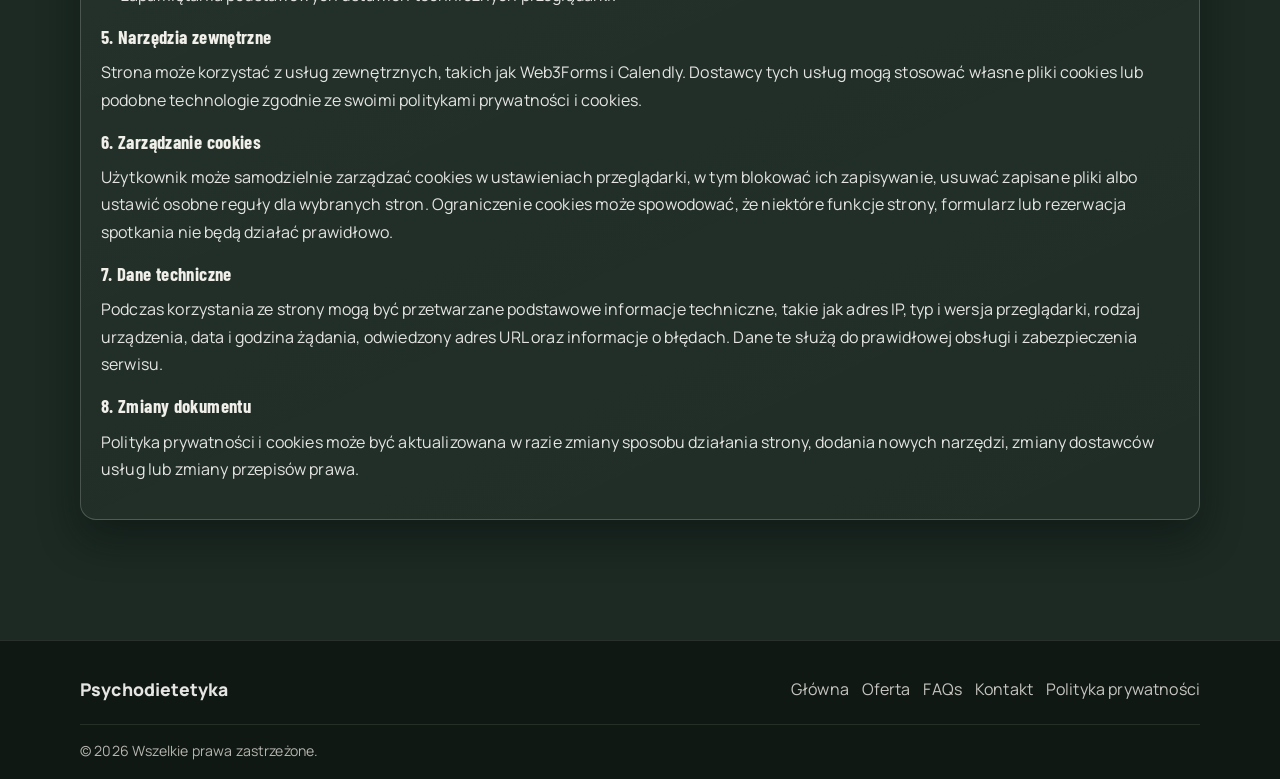
<file: polityka.html>
<!DOCTYPE html>
<html lang="pl">
<head>
    <meta charset="UTF-8">
    <meta name="viewport" content="width=device-width, initial-scale=1.0">
    <title>Polityka prywatności i cookies</title>
    <link rel="stylesheet" href="style.css">
</head>
<body>
    <nav class="nav" role="navigation" aria-label="Nawigacja główna">
        <div class="nav-inner">
            <a href="index.html" class="nav-logo">Na<span>zwa</span></a>
            <div class="nav-links" id="navLinks">
                <a class="nav-link" href="index.html#main">Główna</a>
                <a class="nav-link" href="index.html#about">O mnie</a>
                <a class="nav-link" href="index.html#services">Oferta</a>
                <a class="nav-link" href="index.html#faq">FAQs</a>
                <a class="nav-link" href="kontakt.html">Kontakt</a>
            </div>
            <button class="nav-toggle" id="navToggle" type="button" aria-controls="navLinks" aria-expanded="false" aria-label="Otwórz menu">
                <span></span><span></span><span></span>
            </button>
        </div>
    </nav>
    <div class="nav-overlay" id="navOverlay"></div>

    <main>
        <section id="dane-osobowe">
            <div class="container">
                <div class="contact-form">
                    <h2 class="section-title">I. Dane osobowe</h2>
                    <p class="section-subtitle">Ostatnia aktualizacja: 9 maja 2026 r.</p>

                    <h3>1. Czym są dane osobowe?</h3>
                    <p>
                        Dane osobowe to informacje, które pozwalają zidentyfikować konkretną osobę bezpośrednio lub pośrednio. Mogą to być m.in. imię i nazwisko, adres e-mail, numer telefonu, treść wiadomości, adres IP lub inne informacje przekazane podczas kontaktu.
                    </p>

                    <h3>2. Jakie dane są przetwarzane w tym serwisie?</h3>
                    <p>
                        Serwis może przetwarzać dane przekazane dobrowolnie przez użytkownika, w szczególności dane wpisane w formularzu kontaktowym: imię i nazwisko, adres e-mail, numer telefonu oraz treść wiadomości. W przypadku rezerwacji spotkania przez Calendly mogą być przetwarzane także dane niezbędne do umówienia terminu konsultacji.
                    </p>

                    <h3>3. Co oznacza przetwarzanie danych?</h3>
                    <p>
                        Przetwarzanie danych oznacza wykonywanie operacji na danych osobowych, takich jak ich zbieranie, utrwalanie, przechowywanie, wykorzystywanie, porządkowanie, udostępnianie, ograniczanie, usuwanie lub niszczenie.
                    </p>

                    <h3>4. Administrator danych</h3>
                    <p>
                        Administratorem danych osobowych jest właściciel serwisu Psychodietetyka. W sprawach dotyczących danych osobowych można skontaktować się przez formularz dostępny na stronie <a href="kontakt.html">Kontakt</a>.
                    </p>

                    <h3>5. Cele i podstawy prawne przetwarzania</h3>
                    <p>Dane osobowe mogą być przetwarzane w następujących celach:</p>
                    <ul>
                        <li>udzielenia odpowiedzi na wiadomość wysłaną przez formularz kontaktowy,</li>
                        <li>obsługi zapytania dotyczącego konsultacji psychodietetycznej, dietetycznej lub innej formy współpracy,</li>
                        <li>podjęcia działań przed zawarciem umowy lub wykonania umowy, jeżeli użytkownik zdecyduje się skorzystać z usług,</li>
                        <li>zapewnienia prawidłowego i bezpiecznego działania strony internetowej,</li>
                        <li>ustalenia, dochodzenia lub obrony ewentualnych roszczeń,</li>
                        <li>realizacji obowiązków wynikających z przepisów prawa.</li>
                    </ul>
                    <p>
                        Podstawą przetwarzania danych może być zgoda użytkownika, niezbędność przetwarzania do podjęcia działań przed zawarciem umowy lub wykonania umowy, obowiązek prawny administratora albo prawnie uzasadniony interes administratora.
                    </p>

                    <h3>6. Dobrowolność podania danych</h3>
                    <p>
                        Podanie danych jest dobrowolne, ale może być niezbędne do wysłania formularza, otrzymania odpowiedzi, rezerwacji terminu lub skorzystania z usług. Brak podania wymaganych danych może uniemożliwić obsługę zapytania.
                    </p>

                    <h3>7. Odbiorcy danych</h3>
                    <p>
                        Dane mogą być przekazywane podmiotom wspierającym obsługę strony i komunikacji, takim jak dostawca hostingu, dostawca poczty elektronicznej, dostawca formularza kontaktowego Web3Forms oraz dostawca narzędzia rezerwacji spotkań Calendly. Dane mogą być także udostępnione uprawnionym organom, jeżeli wymagają tego przepisy prawa.
                    </p>
                    <p>
                        Jeżeli dane są przetwarzane przez dostawców usług spoza Europejskiego Obszaru Gospodarczego, odbywa się to na zasadach przewidzianych przez RODO i regulaminy tych dostawców.
                    </p>

                    <h3>8. Okres przechowywania danych</h3>
                    <p>
                        Dane są przechowywane przez czas potrzebny do obsługi zapytania lub współpracy, a następnie przez okres wynikający z przepisów prawa, obowiązków księgowych albo okres przedawnienia ewentualnych roszczeń. Dane przetwarzane na podstawie zgody mogą być usunięte po jej cofnięciu, o ile nie istnieje inna podstawa ich dalszego przetwarzania.
                    </p>

                    <h3>9. Prawa osoby, której dane dotyczą</h3>
                    <p>Osoba, której dane dotyczą, ma prawo do:</p>
                    <ul>
                        <li>dostępu do swoich danych,</li>
                        <li>otrzymania kopii danych,</li>
                        <li>sprostowania nieprawidłowych danych,</li>
                        <li>usunięcia danych,</li>
                        <li>ograniczenia przetwarzania,</li>
                        <li>wniesienia sprzeciwu wobec przetwarzania,</li>
                        <li>przenoszenia danych, jeżeli ma to zastosowanie,</li>
                        <li>cofnięcia zgody w dowolnym momencie, jeżeli przetwarzanie odbywa się na podstawie zgody,</li>
                        <li>wniesienia skargi do Prezesa Urzędu Ochrony Danych Osobowych.</li>
                    </ul>

                    <h3>10. Zautomatyzowane decyzje i profilowanie</h3>
                    <p>
                        Dane użytkowników nie są wykorzystywane do podejmowania decyzji w sposób wyłącznie zautomatyzowany. Serwis nie prowadzi profilowania użytkowników na potrzeby podejmowania wobec nich decyzji wywołujących skutki prawne lub podobnie istotnie wpływających na użytkownika.
                    </p>

                    <h3>11. Bezpieczeństwo danych</h3>
                    <p>
                        Administrator stosuje środki organizacyjne i techniczne służące ochronie danych przed dostępem osób nieuprawnionych, utratą, zmianą, zniszczeniem lub nieuprawnionym ujawnieniem. Zakres dostępu do danych jest ograniczany do osób i podmiotów, które potrzebują go do realizacji określonych zadań.
                    </p>

                    <h3>12. Osoby niepełnoletnie</h3>
                    <p>
                        Strona nie jest kierowana do dzieci. Osoby niepełnoletnie powinny korzystać z formularza kontaktowego lub rezerwacji konsultacji za zgodą rodzica albo opiekuna prawnego.
                    </p>
                </div>
            </div>
        </section>

        <section id="cookies">
            <div class="container">
                <div class="contact-form">
                    <h2 class="section-title">II. Pliki cookies</h2>

                    <h3>1. Czym są cookies?</h3>
                    <p>
                        Cookies to niewielkie pliki tekstowe zapisywane na urządzeniu użytkownika podczas korzystania ze strony internetowej. Mogą pomagać w prawidłowym działaniu serwisu, rozpoznaniu urządzenia, zapamiętaniu ustawień lub obsłudze narzędzi zewnętrznych.
                    </p>

                    <h3>2. Jak działają cookies?</h3>
                    <p>Pliki cookies mogą w szczególności:</p>
                    <ul>
                        <li>rozpoznawać przeglądarkę i urządzenie używane do odwiedzenia strony,</li>
                        <li>wspierać poprawne wyświetlanie strony na komputerze lub urządzeniu mobilnym,</li>
                        <li>zapewniać działanie formularzy i osadzonych narzędzi,</li>
                        <li>przekazywać podstawowe informacje techniczne potrzebne do obsługi serwisu.</li>
                    </ul>

                    <h3>3. Rodzaje cookies</h3>
                    <p>W serwisie mogą występować:</p>
                    <ul>
                        <li>cookies sesyjne, przechowywane do momentu zamknięcia przeglądarki,</li>
                        <li>cookies stałe, przechowywane przez określony czas lub do chwili ich usunięcia przez użytkownika,</li>
                        <li>cookies zewnętrzne, pochodzące od dostawców narzędzi wykorzystywanych na stronie.</li>
                    </ul>

                    <h3>4. Do czego strona wykorzystuje cookies?</h3>
                    <p>Cookies mogą być wykorzystywane do:</p>
                    <ul>
                        <li>zapewnienia prawidłowego działania strony,</li>
                        <li>obsługi formularza kontaktowego,</li>
                        <li>obsługi narzędzia rezerwacji spotkań Calendly,</li>
                        <li>zapewnienia bezpieczeństwa i stabilności serwisu,</li>
                        <li>zapamiętania podstawowych ustawień technicznych przeglądarki.</li>
                    </ul>

                    <h3>5. Narzędzia zewnętrzne</h3>
                    <p>
                        Strona może korzystać z usług zewnętrznych, takich jak Web3Forms i Calendly. Dostawcy tych usług mogą stosować własne pliki cookies lub podobne technologie zgodnie ze swoimi politykami prywatności i cookies.
                    </p>

                    <h3>6. Zarządzanie cookies</h3>
                    <p>
                        Użytkownik może samodzielnie zarządzać cookies w ustawieniach przeglądarki, w tym blokować ich zapisywanie, usuwać zapisane pliki albo ustawić osobne reguły dla wybranych stron. Ograniczenie cookies może spowodować, że niektóre funkcje strony, formularz lub rezerwacja spotkania nie będą działać prawidłowo.
                    </p>

                    <h3>7. Dane techniczne</h3>
                    <p>
                        Podczas korzystania ze strony mogą być przetwarzane podstawowe informacje techniczne, takie jak adres IP, typ i wersja przeglądarki, rodzaj urządzenia, data i godzina żądania, odwiedzony adres URL oraz informacje o błędach. Dane te służą do prawidłowej obsługi i zabezpieczenia serwisu.
                    </p>

                    <h3>8. Zmiany dokumentu</h3>
                    <p>
                        Polityka prywatności i cookies może być aktualizowana w razie zmiany sposobu działania strony, dodania nowych narzędzi, zmiany dostawców usług lub zmiany przepisów prawa.
                    </p>
                </div>
            </div>
        </section>
    </main>

    <footer class="footer">
        <div class="container">
            <div class="footer-content">
                <div class="footer-logo">Psychodietetyka</div>
                <nav class="footer-links" aria-label="Nawigacja w stopce">
                    <a href="index.html">Główna</a>
                    <a href="index.html#services">Oferta</a>
                    <a href="index.html#faq">FAQs</a>
                    <a href="kontakt.html">Kontakt</a>
                    <a href="polityka.html">Polityka prywatności</a>
                </nav>
            </div>
            <div class="footer-bottom">
                <p>&copy; 2026 Wszelkie prawa zastrzeżone.</p>
            </div>
        </div>
    </footer>

    <script>
        const nav = document.querySelector('.nav');
        window.addEventListener('scroll', () => {
            nav.classList.toggle('scrolled', window.scrollY > 50);
        });

        const navToggle = document.getElementById('navToggle');
        const navLinks = document.getElementById('navLinks');
        const navOverlay = document.getElementById('navOverlay');

        function closeMobileMenu() {
            navToggle.setAttribute('aria-expanded', 'false');
            navLinks.classList.remove('open');
            navOverlay.classList.remove('active');
            document.body.style.overflow = '';
        }

        navToggle.addEventListener('click', () => {
            const isOpen = navToggle.getAttribute('aria-expanded') === 'true';
            navToggle.setAttribute('aria-expanded', !isOpen);
            navLinks.classList.toggle('open');
            navOverlay.classList.toggle('active');
            document.body.style.overflow = isOpen ? '' : 'hidden';
        });

        navOverlay.addEventListener('click', closeMobileMenu);
        document.querySelectorAll('.nav-link').forEach(link => link.addEventListener('click', closeMobileMenu));
        document.addEventListener('keydown', event => { if (event.key === 'Escape') closeMobileMenu(); });
    </script>
</body>
</html>
</file>
<file: style.css>
@import url("https://fonts.googleapis.com/css2?family=Barlow+Condensed:wght@500;600;700;800&family=Manrope:wght@400;500;600;700;800&display=swap");

:root {
    color-scheme: dark;
    --bg-main: #1c2a23;
    --text-main: #E5E5E3;
    --primary: #3F6B4F;
    --cta: #7FAF3C;
    --cta-hover: #6E9A32;
    --accent: #A89F8A;
    --line: rgba(63, 107, 79, 0.72);
    --surface-border: rgba(229, 229, 227, 0.22);
    --color-sage-dark: #3F6B4F;
    --muted-text: #c6c5c1;
    --shadow-soft: 0 18px 40px rgba(7, 12, 10, 0.45);
    --radius-xl: 24px;
    --radius-lg: 16px;
    --nav-height: 76px;
}

*, *::before, *::after { box-sizing: border-box; }

html, body {
    margin: 0;
    padding: 0;
    overflow-x: hidden;
}

html { scroll-padding-top: calc(var(--nav-height) + 1rem); }

body {
    min-height: 100vh;
    background: var(--bg-main);
    color: var(--text-main);
    font-family: "Manrope", "Segoe UI", sans-serif;
    line-height: 1.7;
    letter-spacing: 0.01em;
}

h1, h2, h3, h4, h5, h6 {
    margin: 0 0 0.7rem;
    color: var(--accent);
    line-height: 1.25;
    font-weight: 700;
    font-family: "Barlow Condensed", "Arial Narrow", sans-serif;
    letter-spacing: 0.02em;
}

p { margin: 0 0 1rem; }

p, li, a, h1, h2, h3, h4, h5, h6, label, span {
    overflow-wrap: anywhere;
}

a, button, input, select, textarea { font: inherit; }

a { color: var(--cta); text-decoration: none; }
a:hover { color: var(--cta-hover); }

hr { border: 0; border-top: 1px solid var(--line); margin: 1.25rem 0; }

.container { width: min(1120px, calc(100% - 2.4rem)); margin: 0 auto; }

/* Nav */
.nav {
    position: fixed;
    inset: 0 0 auto 0;
    z-index: 1000;
    background: linear-gradient(180deg, rgba(18, 27, 22, 0.95), rgba(18, 27, 22, 0.78));
    border-bottom: 1px solid rgba(229, 229, 227, 0.1);
    backdrop-filter: blur(8px);
}
.nav.scrolled { background: rgba(20, 30, 24, 0.92); box-shadow: 0 10px 24px rgba(6, 10, 8, 0.35); }

.nav-inner {
    height: var(--nav-height);
    width: min(1120px, calc(100% - 2.4rem));
    margin: 0 auto;
    display: flex;
    align-items: center;
    justify-content: space-between;
    gap: 1rem;
}

.nav-logo { color: var(--text-main); font-weight: 800; font-size: 1.2rem; letter-spacing: 0.02em; }
.nav-logo span { color: var(--cta); }

.nav-links { display: flex; align-items: center; gap: 0.5rem; }

.nav-link {
    color: var(--text-main);
    padding: 0.55rem 0.9rem;
    border-radius: 999px;
    border: 1px solid transparent;
    font-weight: 600;
}
.nav-link:hover, .nav-link.active {
    color: #f3f4f1;
    border-color: rgba(127, 175, 60, 0.45);
    background: rgba(127, 175, 60, 0.16);
}

.nav-toggle {
    display: none;
    background: transparent;
    border: 1px solid rgba(229, 229, 227, 0.22);
    border-radius: 10px;
    padding: 0.45rem 0.5rem;
    cursor: pointer;
}
.nav-toggle span { display: block; width: 20px; height: 2px; background: var(--text-main); margin: 4px 0; }

.nav-overlay {
    position: fixed;
    inset: 0;
    background: rgba(7, 10, 8, 0.55);
    opacity: 0;
    pointer-events: none;
    z-index: 800;
}
.nav-overlay.active { opacity: 1; pointer-events: auto; }

/* Sections */
section { position: relative; padding: 5rem 0; }

main > section:nth-of-type(even) { background: #1c2a23; }
main > section:nth-of-type(odd):not(:first-of-type) { background: #2E2E2C; }

/* Hero */
.hero {
    padding: 8rem 0 7rem;
    min-height: calc(100vh - var(--nav-height));
    display: flex;
    align-items: center;
    background:
        linear-gradient(115deg, rgba(12, 18, 15, 0.78), rgba(28, 42, 35, 0.56)),
        url("hero_bg.jpg") center / cover no-repeat;
}
.hero-content { max-width: 760px; }

.hero-badge {
    display: inline-flex;
    align-items: center;
    gap: 0.45rem;
    padding: 0.38rem 0.82rem;
    border-radius: 999px;
    border: 1px solid rgba(127, 175, 60, 0.45);
    background: rgba(127, 175, 60, 0.12);
    color: #d6e8bd;
    font-weight: 700;
    font-size: 0.84rem;
    letter-spacing: 0.04em;
    text-transform: uppercase;
}

.hero-title {
    margin-top: 1rem;
    font-size: clamp(2rem, 4.8vw, 3.8rem);
    line-height: 1.12;
    color: #f0efe9;
}
.hero-title em {
    color: var(--cta);
    font-style: normal;
    position: relative;
}
.hero-title em::after {
    content: "";
    position: absolute;
    left: 0; right: 0; bottom: 0.04em;
    height: 0.22em;
    background: linear-gradient(90deg, rgba(127, 175, 60, 0.55), rgba(127, 175, 60, 0));
    z-index: -1;
    border-radius: 2px;
}

.hero-description { max-width: 64ch; color: var(--muted-text); font-size: 1.1rem; }
.hero-buttons { display: flex; flex-wrap: wrap; gap: 0.85rem; margin-top: 1.7rem; }
.social-links {
    display: flex;
    flex-wrap: nowrap;
    align-items: center;
    gap: 0.75rem;
    margin-top: 1rem;
}

/* Buttons */
button, .btn {
    display: inline-flex;
    align-items: center;
    justify-content: center;
    gap: 0.3rem;
    border: 1px solid rgba(127, 175, 60, 0.4);
    border-radius: 999px;
    padding: 0.72rem 1.15rem;
    background: var(--cta);
    color: #122012;
    font-weight: 800;
    cursor: pointer;
    box-shadow: 0 8px 18px rgba(9, 16, 11, 0.35);
}

.hero-buttons .btn:first-child {
    transition: background-color 0.2s ease, border-color 0.2s ease, color 0.2s ease;
}

.hero-buttons .btn:first-child:hover,
.hero-buttons .btn:first-child:focus-visible {
    background: #f0efe9;
    border-color: #f0efe9;
    color: #142018;
}

.hero-buttons .btn-secondary {
    background: rgba(18, 32, 18, 0.22);
    border-color: rgba(240, 239, 233, 0.5);
    color: #f0efe9;
    backdrop-filter: blur(4px);
}

/* Section headings */
.section-title { font-size: clamp(1.75rem, 3.8vw, 2.6rem); color: #f0efe9; margin-bottom: 0.8rem; }
.section-subtitle { max-width: 70ch; color: var(--muted-text); margin-bottom: 0; }

/* About & Contact grid */
.about-grid, .contact-grid {
    display: grid;
    grid-template-columns: 1fr 1.2fr;
    gap: 2rem;
    align-items: center;
}

.about-image-placeholder {
    height: 410px;
    border-radius: var(--radius-xl);
    border: 1px solid var(--surface-border);
    background: url("hero_bg.jpg") center / cover no-repeat;
    box-shadow: var(--shadow-soft);
}

.about-text { color: var(--muted-text); }
.about-text strong { color: #f1f0ea; }

.about-specializations h3 { margin-bottom: 0.8rem; }

.specialization-tags { display: flex; flex-wrap: wrap; gap: 0.55rem; }
.specialization-tag {
    display: inline-flex;
    padding: 0.4rem 0.78rem;
    border-radius: 999px;
    background: rgba(127, 175, 60, 0.13);
    border: 1px solid rgba(127, 175, 60, 0.3);
    color: #d7e7c0;
    font-size: 0.88rem;
}

/* Services & Trust grids */
.services-grid, .trust-grid {
    margin-top: 1.7rem;
    display: grid;
    gap: 1rem;
    grid-template-columns: repeat(2, minmax(0, 1fr));
}

.trust-grid { grid-template-columns: repeat(3, minmax(0, 1fr)); }

.service-card, .trust-card, .faq-item, .contact-form, .contact-item {
    background: linear-gradient(155deg, rgba(255, 255, 255, 0.05), rgba(255, 255, 255, 0.015));
    border: 1px solid var(--surface-border);
    border-radius: var(--radius-lg);
    box-shadow: var(--shadow-soft);
}

.service-card, .trust-card {
    padding: 1.25rem;
}
.service-card:hover, .trust-card:hover {
    border-color: rgba(127, 175, 60, 0.46);
}

.service-icon, .trust-icon {
    width: 46px;
    height: 46px;
    border-radius: 12px;
    border: 1px solid rgba(127, 175, 60, 0.33);
    background: rgba(127, 175, 60, 0.16);
    display: grid;
    place-items: center;
    font-size: 1.35rem;
    margin-bottom: 0.8rem;
}

.service-card p, .trust-card p { color: var(--muted-text); }

.service-link { display: inline-flex; align-items: center; gap: 0.32rem; font-weight: 700; }
.service-link-arrow { display: inline-block; }

/* FAQ */
.faq-grid { margin-top: 1.5rem; display: grid; gap: 0.9rem; }
.faq-item { overflow: hidden; }

.faq-question {
    width: 100%;
    border: 0;
    border-radius: 0;
    box-shadow: none;
    padding: 1rem 1.1rem;
    background: transparent;
    color: #f0efe9;
    display: flex;
    justify-content: space-between;
    align-items: center;
    font-weight: 700;
    text-align: left;
}
.faq-question:hover { transform: none; background: rgba(255, 255, 255, 0.03); }

.faq-icon { width: 28px; height: 28px; display: grid; place-items: center; color: var(--cta); }
.faq-item.active .faq-icon { transform: rotate(180deg); }

.faq-answer { max-height: 0; overflow: hidden; }
.faq-answer-inner { padding: 0 1.1rem 1rem; }
.faq-answer p, .faq-answer li { color: var(--muted-text); }
.faq-answer ul { margin: 0.5rem 0 0.9rem 1.2rem; padding: 0; }

/* Contact */
.contact-info > p { color: var(--muted-text); }
.contact-details { margin-top: 1.2rem; display: grid; gap: 0.75rem; }

.contact-item { padding: 0.9rem; display: flex; align-items: flex-start; gap: 0.8rem; }
.contact-item-icon {
    width: 36px; height: 36px;
    border-radius: 10px;
    background: rgba(127, 175, 60, 0.16);
    display: grid;
    place-items: center;
    font-size: 1rem;
    flex-shrink: 0;
    color: #f0efe9;
    border: 1px solid rgba(127, 175, 60, 0.3);
    transition: transform 0.18s ease, background-color 0.18s ease, border-color 0.18s ease;
}
.contact-item-icon:hover,
.contact-item-icon:focus-visible {
    color: #122012;
    background: var(--cta);
    border-color: var(--cta);
    transform: translateY(-2px);
}
.contact-item-content h4 { margin-bottom: 0.35rem; color: #f0efe9; }
.contact-item-content p { margin-bottom: 0; color: var(--muted-text); }

.contact-form { padding: 1.25rem; }
.contact-form h3 { color: #f0efe9; }
.contact-form ul { padding-left: 1.25rem; }
.contact-form li { margin-bottom: 0.45rem; }

.form-group { margin-bottom: 0.85rem; }

label { display: inline-block; margin-bottom: 0.32rem; color: #ebebe7; font-weight: 600; }

.consent-inline {
    display: inline-flex;
    align-items: center;
    gap: 0.55rem;
    margin-bottom: 0;
}

.consent-inline input[type="checkbox"] {
    width: auto;
    margin: 0;
    padding: 0;
    accent-color: var(--cta);
    box-shadow: none;
}

input, select, textarea {
    width: 100%;
    padding: 0.68rem 0.78rem;
    border-radius: 10px;
    border: 1px solid var(--surface-border);
    background: rgba(255, 255, 255, 0.05);
    color: var(--text-main);
}
textarea { min-height: 134px; resize: vertical; }
input::placeholder, textarea::placeholder { color: #b6b5b0; }
input:focus, select:focus, textarea:focus {
    outline: 0;
    border-color: rgba(127, 175, 60, 0.55);
    box-shadow: 0 0 0 3px rgba(127, 175, 60, 0.18);
}

.form-submit { width: 100%; margin-top: 0.4rem; }
.form-note { margin-top: 0.7rem; font-size: 0.86rem; color: #bebdb8; }
#druczek {
    font-size: x-small;
    font-style: italic;
}

.calendly-inline-widget {
    width: 100%;
    min-width: 0 !important;
}

/* Footer */
.footer {
    margin-top: 2.5rem;
    border-top: 1px solid rgba(229, 229, 227, 0.12);
    background: rgba(14, 20, 16, 0.82);
    padding: 2.1rem 0 1rem;
}
.footer-content { display: flex; justify-content: space-between; align-items: center; gap: 1rem; }
.footer-logo { font-weight: 800; font-size: 1.1rem; }
.footer-links { display: flex; flex-wrap: wrap; gap: 0.8rem; }
.footer-links a { color: var(--muted-text); }
.footer-links a:hover { color: #f0efe9; }
.footer-bottom { margin-top: 1.2rem; border-top: 1px solid rgba(229, 229, 227, 0.1); padding-top: 0.9rem; }
.footer-bottom p { margin: 0; color: #b6b5b0; font-size: 0.88rem; }

/* Scroll to top */
.scroll-top {
    position: fixed;
    right: 1.2rem;
    bottom: 1.2rem;
    width: 48px;
    height: 48px;
    border-radius: 50%;
    padding: 0;
    z-index: 950;
    opacity: 0;
    pointer-events: none;
}
.scroll-top svg { width: 20px; height: 20px; }
.scroll-top.visible { opacity: 1; pointer-events: auto; }

/* Feature cards fade in once when they enter the viewport. */
.reveal-card { opacity: 0; transition: opacity 0.2s ease; }
.reveal-card.visible { opacity: 1; }
.reveal-delay-1 { transition-delay: 0s; }
.reveal-delay-2 { transition-delay: 0.1s; }
.reveal-delay-3 { transition-delay: 0.2s; }
.reveal-delay-4 { transition-delay: 0.3s; }

/* Responsive */
@media (max-width: 980px) {
    .about-grid, .contact-grid, .services-grid { grid-template-columns: 1fr; }
    .trust-grid { grid-template-columns: repeat(2, minmax(0, 1fr)); }
    .about-image-placeholder { height: 320px; }
    .hero { padding: 7rem 0 5.5rem; min-height: 78vh; }

    .nav-toggle { display: inline-flex; flex-direction: column; justify-content: center; }

    .nav-links {
        position: fixed;
        top: 0; right: 0;
        width: min(82vw, 340px);
        height: 100vh;
        background: #18231d;
        border-left: 1px solid rgba(229, 229, 227, 0.15);
        box-shadow: -8px 0 26px rgba(5, 8, 7, 0.4);
        padding: calc(var(--nav-height) + 1rem) 1rem 1rem;
        flex-direction: column;
        align-items: stretch;
        gap: 0.35rem;
        transform: translateX(100%);
        transition: transform 0.22s ease;
        z-index: 900;
    }
    .nav-links.open { transform: translateX(0); }
    .nav-link { border-radius: 10px; border-color: rgba(229, 229, 227, 0.1); }
}

@media (max-width: 700px) {
    :root { --nav-height: 68px; }
    body {
        font-size: 0.96rem;
        line-height: 1.62;
        background:
            radial-gradient(circle at 10% 0%, rgba(127, 175, 60, 0.12), transparent 28rem),
            var(--bg-main);
    }
    section { padding: 3.4rem 0; }
    .container { width: min(1120px, calc(100% - 1.4rem)); }
    .nav-inner { width: min(1120px, calc(100% - 1.4rem)); }
    .nav-logo { font-size: 1.05rem; }
    .nav-toggle {
        width: 44px;
        height: 44px;
        align-items: center;
        padding: 0;
    }
    .nav-links {
        width: min(88vw, 320px);
        padding: calc(var(--nav-height) + 0.85rem) 0.85rem 1rem;
    }
    .nav-link {
        padding: 0.78rem 0.9rem;
        font-size: 0.96rem;
    }
    .hero {
        padding: 5.8rem 0 3.9rem;
        min-height: auto;
        align-items: flex-end;
        background-position: 58% center;
    }
    .hero-content { max-width: 100%; }
    .hero-badge {
        font-size: 0.72rem;
        padding: 0.32rem 0.65rem;
    }
    .hero-title { font-size: clamp(2.05rem, 11vw, 3rem); }
    .hero-description { font-size: 1rem; }
    .hero-buttons {
        flex-direction: column;
        align-items: stretch;
        gap: 0.65rem;
        margin-top: 1.25rem;
    }
    .social-links {
        flex-direction: row;
        flex-wrap: nowrap;
        align-items: center;
        justify-content: flex-start;
        gap: 0.7rem;
    }
    .btn {
        width: 100%;
        min-height: 46px;
        padding: 0.72rem 0.95rem;
    }
    .section-title {
        font-size: clamp(1.85rem, 9vw, 2.45rem);
        line-height: 1.08;
    }
    .section-subtitle { font-size: 0.98rem; }
    .about-grid, .contact-grid, .services-grid, .trust-grid {
        gap: 0.9rem;
    }
    .about-image-placeholder {
        height: clamp(220px, 68vw, 310px);
        border-radius: 16px;
    }
    .service-card, .trust-card, .faq-item, .contact-form, .contact-item {
        border-radius: 14px;
        box-shadow: 0 12px 26px rgba(7, 12, 10, 0.32);
    }
    .service-card, .trust-card {
        padding: 1rem;
    }
    .service-card h3, .trust-card h3, .contact-form h3 {
        font-size: 1.38rem;
    }
    .specialization-tags { gap: 0.45rem; }
    .specialization-tag {
        font-size: 0.82rem;
        padding: 0.34rem 0.62rem;
    }
    .faq-question {
        gap: 0.8rem;
        padding: 0.92rem 0.95rem;
    }
    .faq-question span:first-child { flex: 1; }
    .faq-icon {
        width: 24px;
        height: 24px;
        flex: 0 0 24px;
    }
    .faq-answer-inner { padding: 0 0.95rem 0.95rem; }
    .contact-item-icon {
        width: 44px;
        height: 44px;
        border-radius: 12px;
    }
    .contact-item {
        align-items: center;
        padding: 0.85rem;
    }
    .contact-form { padding: 1rem; }
    .contact-form ul { padding-left: 1rem; }
    input, select, textarea {
        min-height: 46px;
        font-size: 1rem;
    }
    textarea { min-height: 150px; }
    .consent-inline { align-items: flex-start; }
    .consent-inline input[type="checkbox"] { margin-top: 0.2rem; }
    #druczek {
        display: block;
        line-height: 1.45;
    }
    .calendly-inline-widget { height: 640px !important; }
    .trust-grid { grid-template-columns: 1fr; }
    .footer {
        margin-top: 1.2rem;
        padding: 1.55rem 0 0.95rem;
    }
    .footer-content {
        flex-direction: column;
        align-items: flex-start;
        gap: 0.75rem;
    }
    .footer-links { gap: 0.55rem; }
    .footer-links a {
        display: inline-flex;
        padding: 0.34rem 0.58rem;
        border-radius: 999px;
        background: rgba(255, 255, 255, 0.04);
    }
    .scroll-top {
        right: 0.8rem;
        bottom: 0.8rem;
        width: 42px;
        height: 42px;
    }
}

@media (max-width: 420px) {
    .container,
    .nav-inner {
        width: min(1120px, calc(100% - 1rem));
    }
    section { padding: 2.9rem 0; }
    .hero { padding-top: 5.35rem; }
    .hero-title { font-size: clamp(1.9rem, 12vw, 2.55rem); }
    .contact-form,
    .service-card,
    .trust-card {
        padding: 0.9rem;
    }
    .footer-links a { font-size: 0.88rem; }
}

@media (prefers-reduced-motion: reduce) {
    *, *::before, *::after {
        animation-duration: 0.01ms !important;
        transition-duration: 0.01ms !important;
        scroll-behavior: auto !important;
    }
}
</file>
